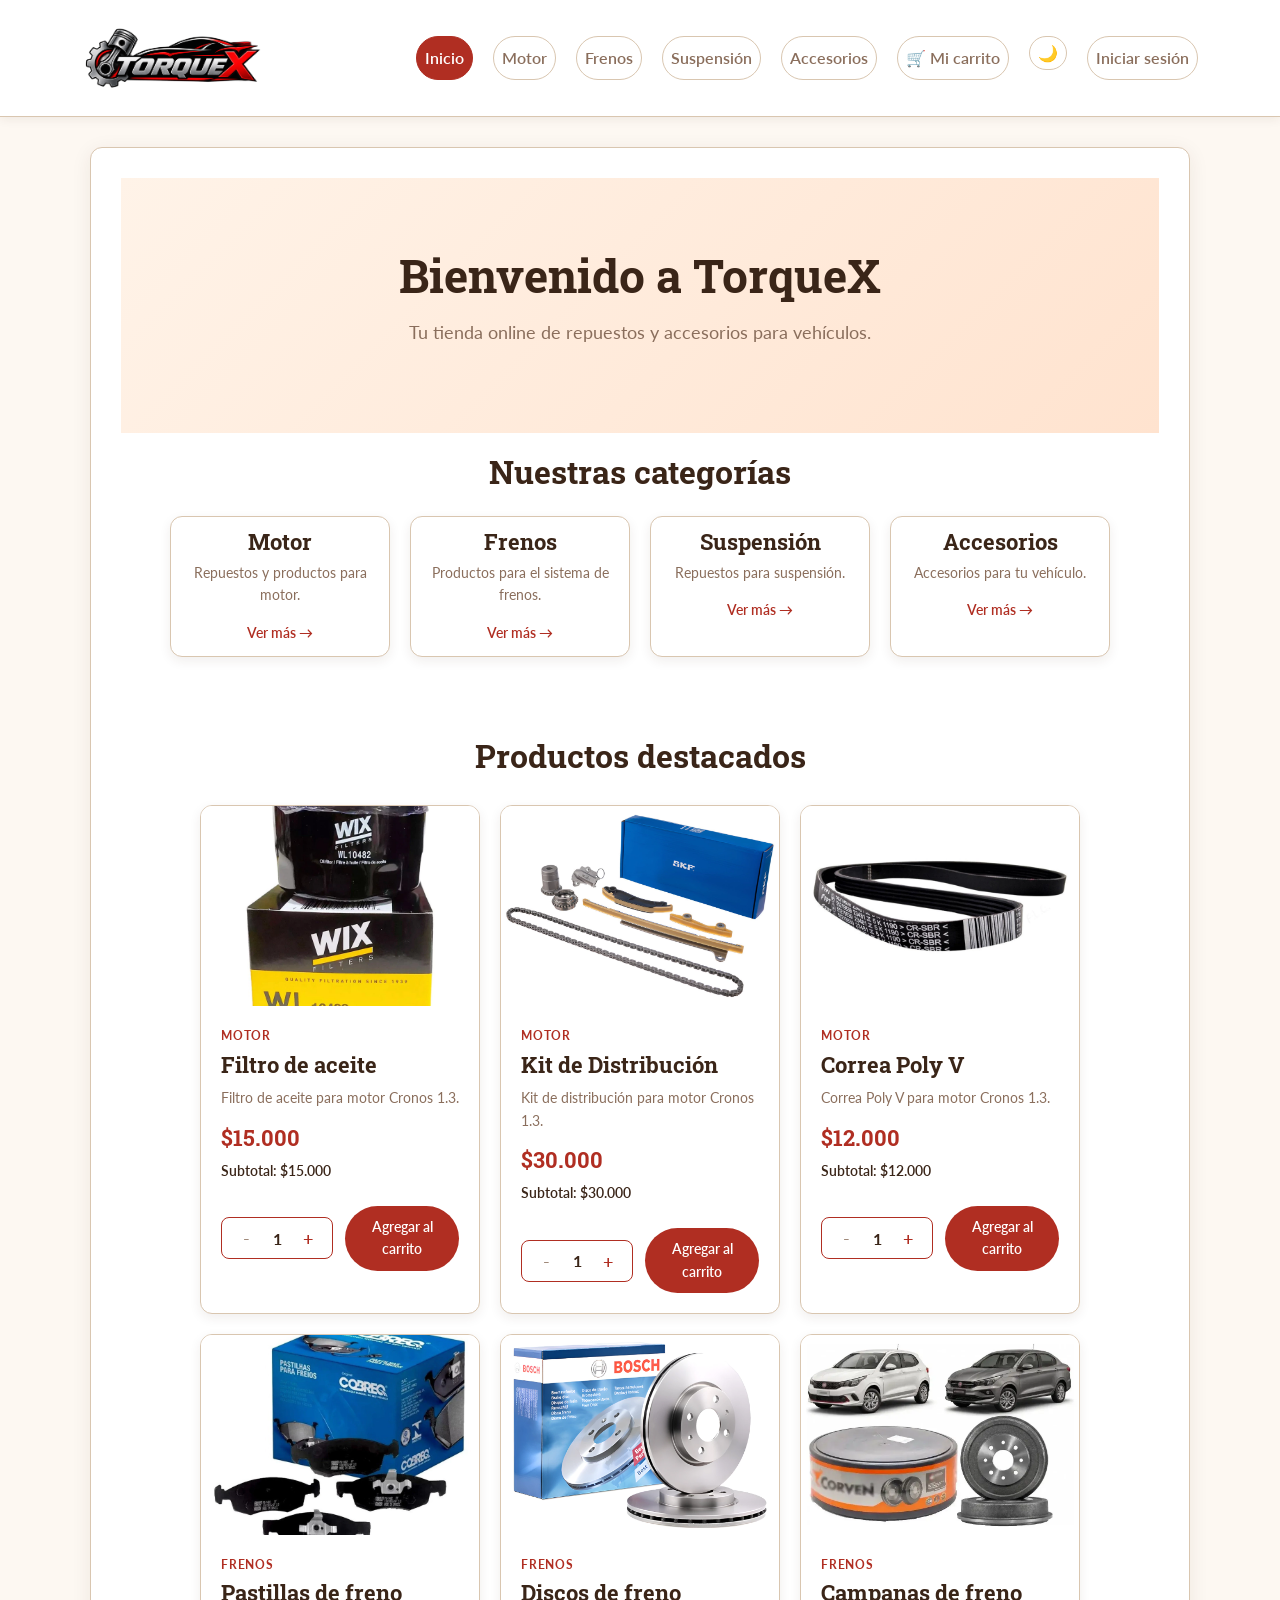
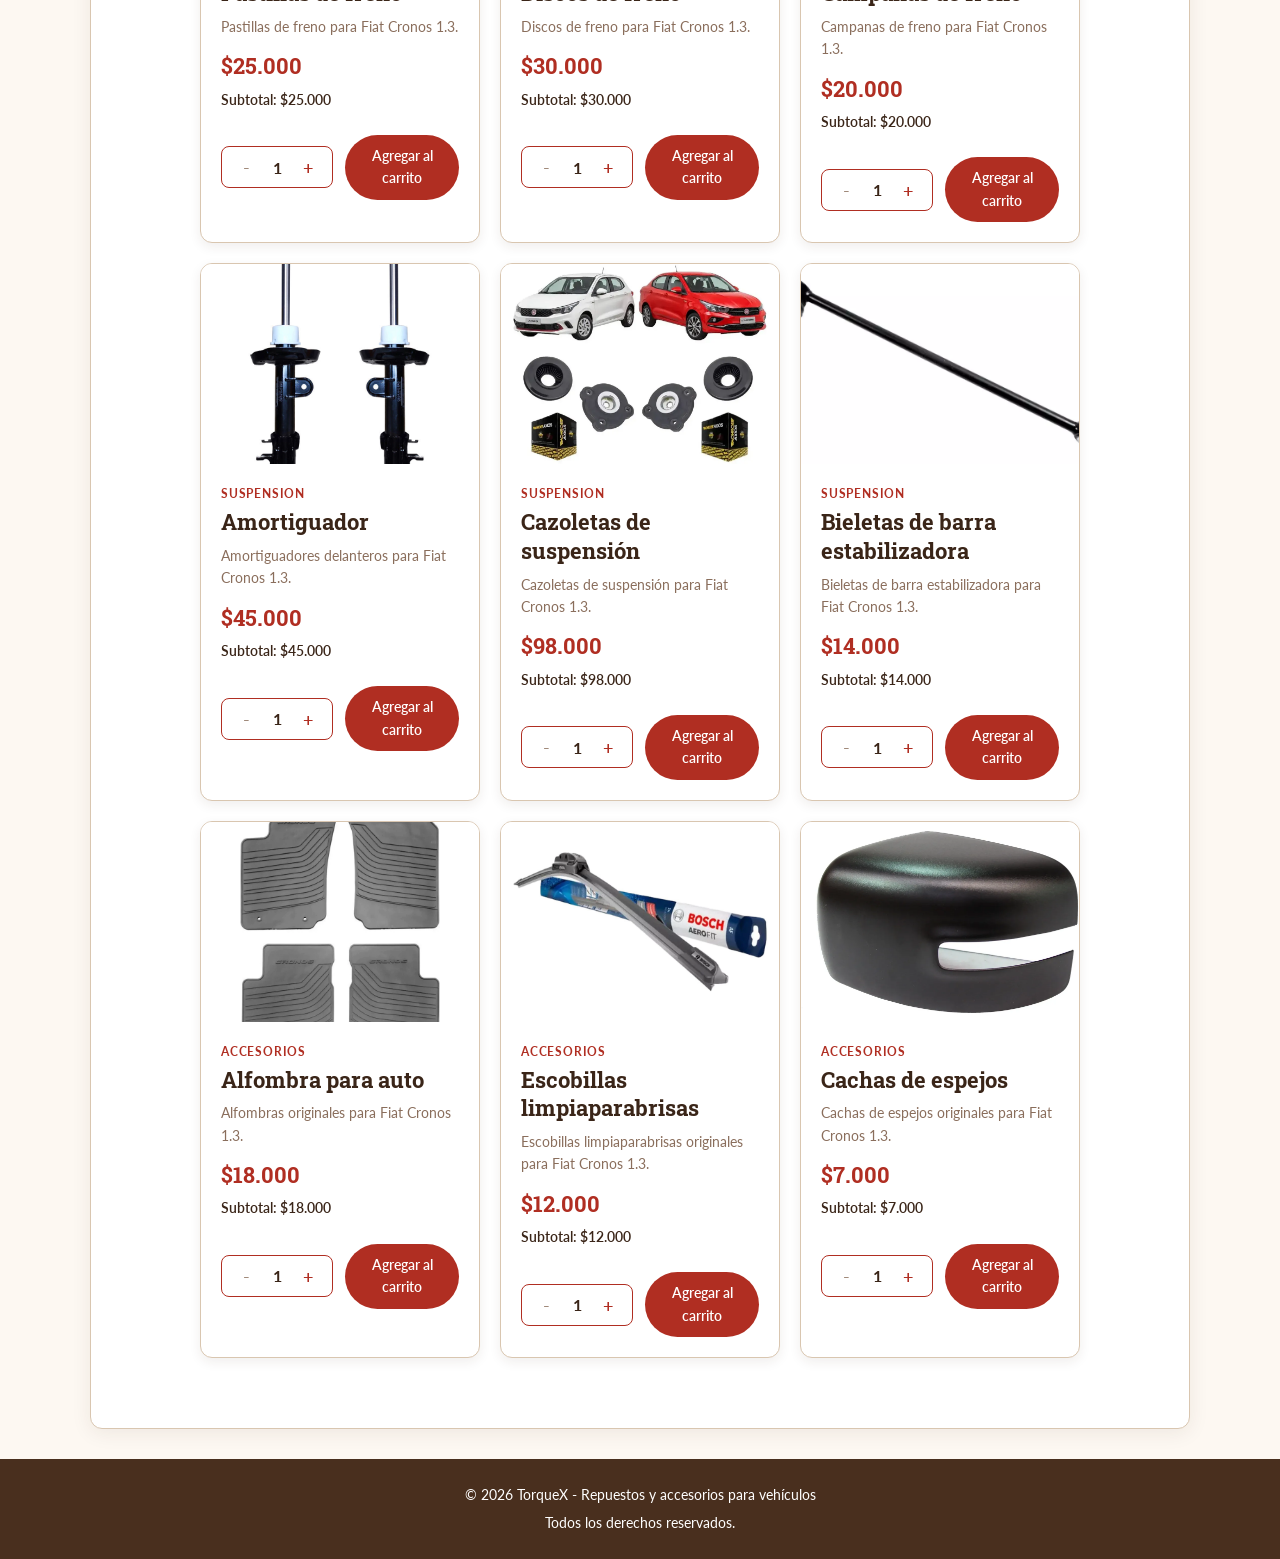
<file: index.html>
<!doctype html>
<html lang="es">
  <head>
    <meta charset="UTF-8" />
    <meta name="viewport" content="width=device-width, initial-scale=1.0" />
    <title>TorqueX - Inicio</title>

    <script src="./js/tema.js"></script>

    <link
      href="https://cdn.jsdelivr.net/npm/bootstrap@5.3.3/dist/css/bootstrap.min.css"
      rel="stylesheet"
    />
    <link rel="preconnect" href="https://fonts.googleapis.com" />
    <link rel="preconnect" href="https://fonts.gstatic.com" crossorigin />
    <link
      href="https://fonts.googleapis.com/css2?family=Roboto+Slab:wght@700&family=Lato:wght@400;500;600&display=swap"
      rel="stylesheet"
    />
    <link rel="stylesheet" href="./styles/style.css" />
  </head>

  <body>
    <div id="navbar"></div>

    <main>
      <section class="inicio">
        <h1>Bienvenido a TorqueX</h1>
        <p>Tu tienda online de repuestos y accesorios para vehículos.</p>
      </section>

      <section class="categorias">
        <h2>Nuestras categorías</h2>

        <div class="categorias-lista">
          <a href="./pages/motor.html" class="categoria">
            <h3>Motor</h3>
            <p>Repuestos y productos para motor.</p>
            <p class="ver-mas">Ver más →</p>
          </a>

          <a href="./pages/frenos.html" class="categoria">
            <h3>Frenos</h3>
            <p>Productos para el sistema de frenos.</p>
            <p class="ver-mas">Ver más →</p>
          </a>

          <a href="./pages/suspension.html" class="categoria">
            <h3>Suspensión</h3>
            <p>Repuestos para suspensión.</p>
            <p class="ver-mas">Ver más →</p>
          </a>

          <a href="./pages/accesorios.html" class="categoria">
            <h3>Accesorios</h3>
            <p>Accesorios para tu vehículo.</p>
            <p class="ver-mas">Ver más →</p>
          </a>
        </div>
      </section>

      <section class="destacados">
        <h2>Productos destacados</h2>
        <div class="productos" id="listaHome"></div>
      </section>
    </main>

    <footer>
      <p>© 2026 TorqueX - Repuestos y accesorios para vehículos</p>
      <p>Todos los derechos reservados.</p>
    </footer>

    <script src="./js/navbar.js"></script>
    <script src="./js/cards.js"></script>
    <script src="./js/script.js"></script>
    <script src="https://cdn.jsdelivr.net/npm/bootstrap@5.3.3/dist/js/bootstrap.bundle.min.js"></script>
  </body>
</html>
</file>
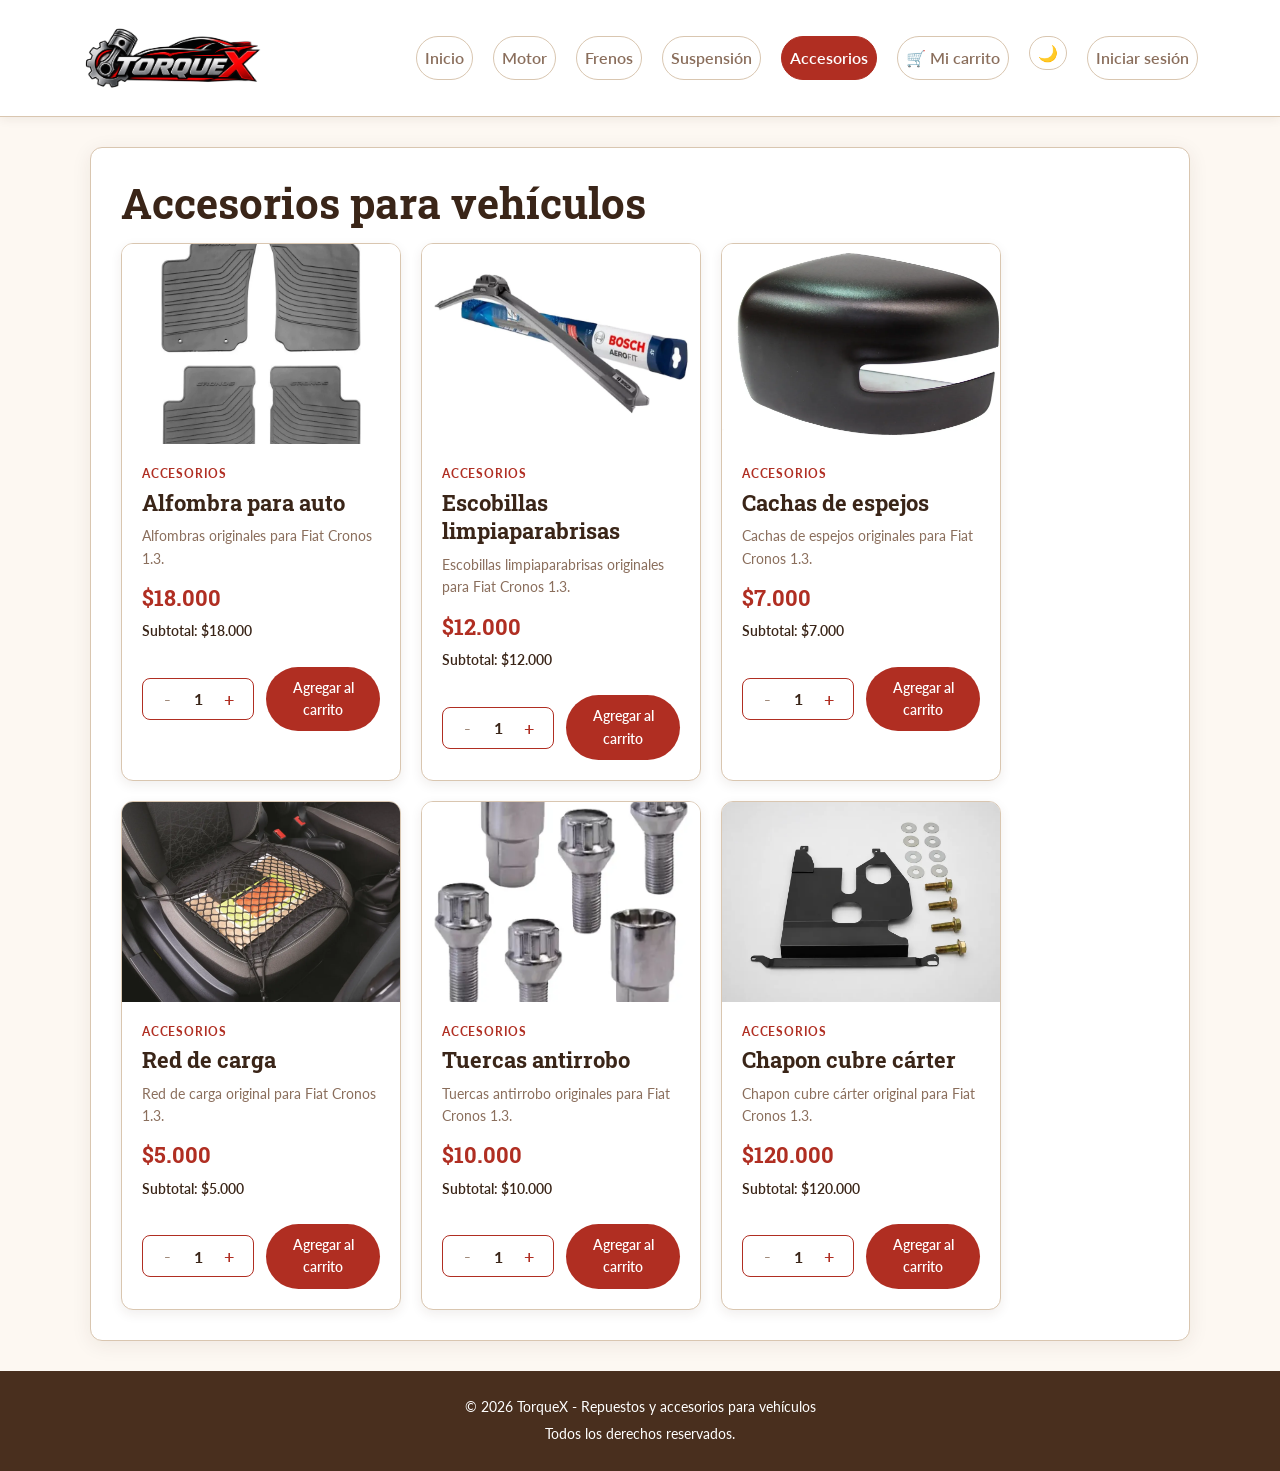
<file: pages/accesorios.html>
<!doctype html>
<html lang="es">
  <head>
    <meta charset="UTF-8" />
    <meta name="viewport" content="width=device-width, initial-scale=1.0" />

    <title>TorqueX - Accesorios</title>

    <script src="../js/tema.js"></script>

    <link
      href="https://cdn.jsdelivr.net/npm/bootstrap@5.3.3/dist/css/bootstrap.min.css"
      rel="stylesheet"
    />
    <link rel="preconnect" href="https://fonts.googleapis.com" />
    <link rel="preconnect" href="https://fonts.gstatic.com" crossorigin />
    <link
      href="https://fonts.googleapis.com/css2?family=Roboto+Slab:wght@700&family=Lato:wght@400;500;600&display=swap"
      rel="stylesheet"
    />
    <link rel="stylesheet" href="../styles/style.css" />
  </head>

  <body>
    <div id="navbar"></div>

    <main>
      <h1>Accesorios para vehículos</h1>

      <div class="productos" id="listaProductos" data-categoria="accesorios"></div>
    </main>

    <footer>
      <p>© 2026 TorqueX - Repuestos y accesorios para vehículos</p>
      <p>Todos los derechos reservados.</p>
    </footer>

    <script src="../js/navbar.js"></script>
    <script src="../js/cards.js"></script>
    <script src="../js/script.js"></script>
    <script src="https://cdn.jsdelivr.net/npm/bootstrap@5.3.3/dist/js/bootstrap.bundle.min.js"></script>
  </body>
</html>
</file>
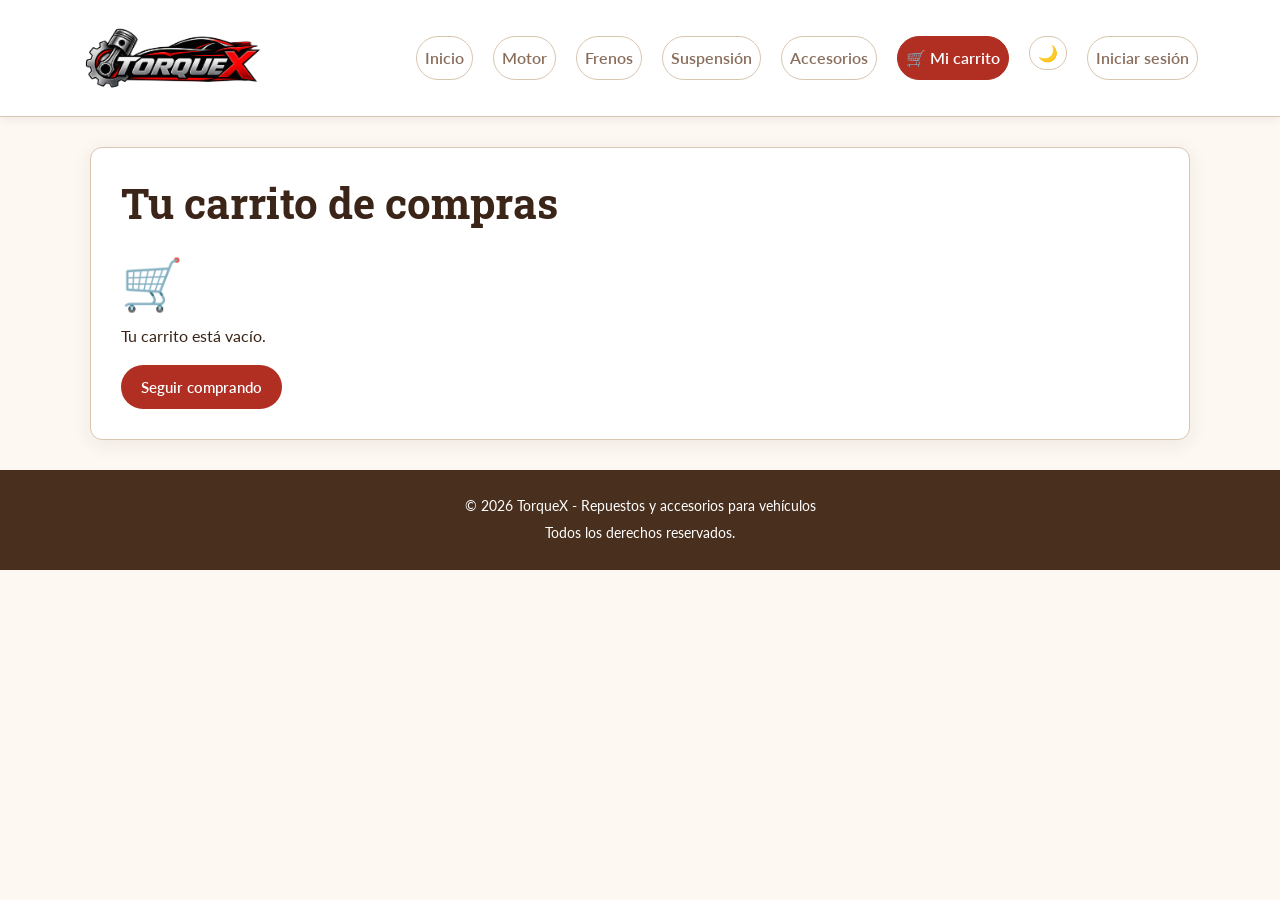
<file: pages/carrito.html>
<!doctype html>
<html lang="es">
  <head>
    <meta charset="UTF-8" />
    <meta name="viewport" content="width=device-width, initial-scale=1.0" />

    <title>TorqueX - Carrito de compras</title>

    <script src="../js/tema.js"></script>

    <link
      href="https://cdn.jsdelivr.net/npm/bootstrap@5.3.3/dist/css/bootstrap.min.css"
      rel="stylesheet"
    />
    <link rel="preconnect" href="https://fonts.googleapis.com" />
    <link rel="preconnect" href="https://fonts.gstatic.com" crossorigin />
    <link
      href="https://fonts.googleapis.com/css2?family=Roboto+Slab:wght@700&family=Lato:wght@400;500;600&display=swap"
      rel="stylesheet"
    />
    <link rel="stylesheet" href="../styles/style.css" />
  </head>

  <body>
    <div id="navbar"></div>

    <main>
      <h1>Tu carrito de compras</h1>

      <div id="carrito-vacio" style="display: none;">
        <p class="carrito-vacio-icono">🛒</p>
        <p>Tu carrito está vacío.</p>
        <a href="./motor.html" class="btn-comprar">Seguir comprando</a>
      </div>

      <div id="carrito-contenido" style="display: none;">
        <div class="tabla-carrito-contenedor">
          <table class="tabla-carrito">
            <thead>
              <tr>
                <th scope="col">Producto</th>
                <th scope="col">Precio unitario</th>
                <th scope="col">Cantidad</th>
                <th scope="col">Subtotal</th>
                <th scope="col">Acciones</th>
              </tr>
            </thead>
            <tbody id="listaCarrito"></tbody>
          </table>
        </div>

        <div class="resumen-carrito">
          <h3>Total: <span id="total-carrito">$0</span></h3>

          <div class="acciones-carrito">
            <button type="button" id="btnWhatsapp" class="btn-whatsapp">
              Comprar por WhatsApp
            </button>
            <button type="button" id="btnVaciarCarrito" class="btn-vaciar">
              Vaciar carrito
            </button>
            <a href="../index.html" class="btn-seguir">Volver al inicio</a>
          </div>
        </div>

        <p class="nota-carrito">
          El pedido se envía por WhatsApp y se coordina el pago y la entrega.
        </p>
      </div>
    </main>

    <footer>
      <p>© 2026 TorqueX - Repuestos y accesorios para vehículos</p>
      <p>Todos los derechos reservados.</p>
    </footer>

    <script src="../js/navbar.js"></script>
    <script src="../js/cards.js"></script>
    <script src="../js/script.js"></script>
    <script src="https://cdn.jsdelivr.net/npm/bootstrap@5.3.3/dist/js/bootstrap.bundle.min.js"></script>
    <script src="../js/carrito.js"></script>
  </body>
</html>
</file>
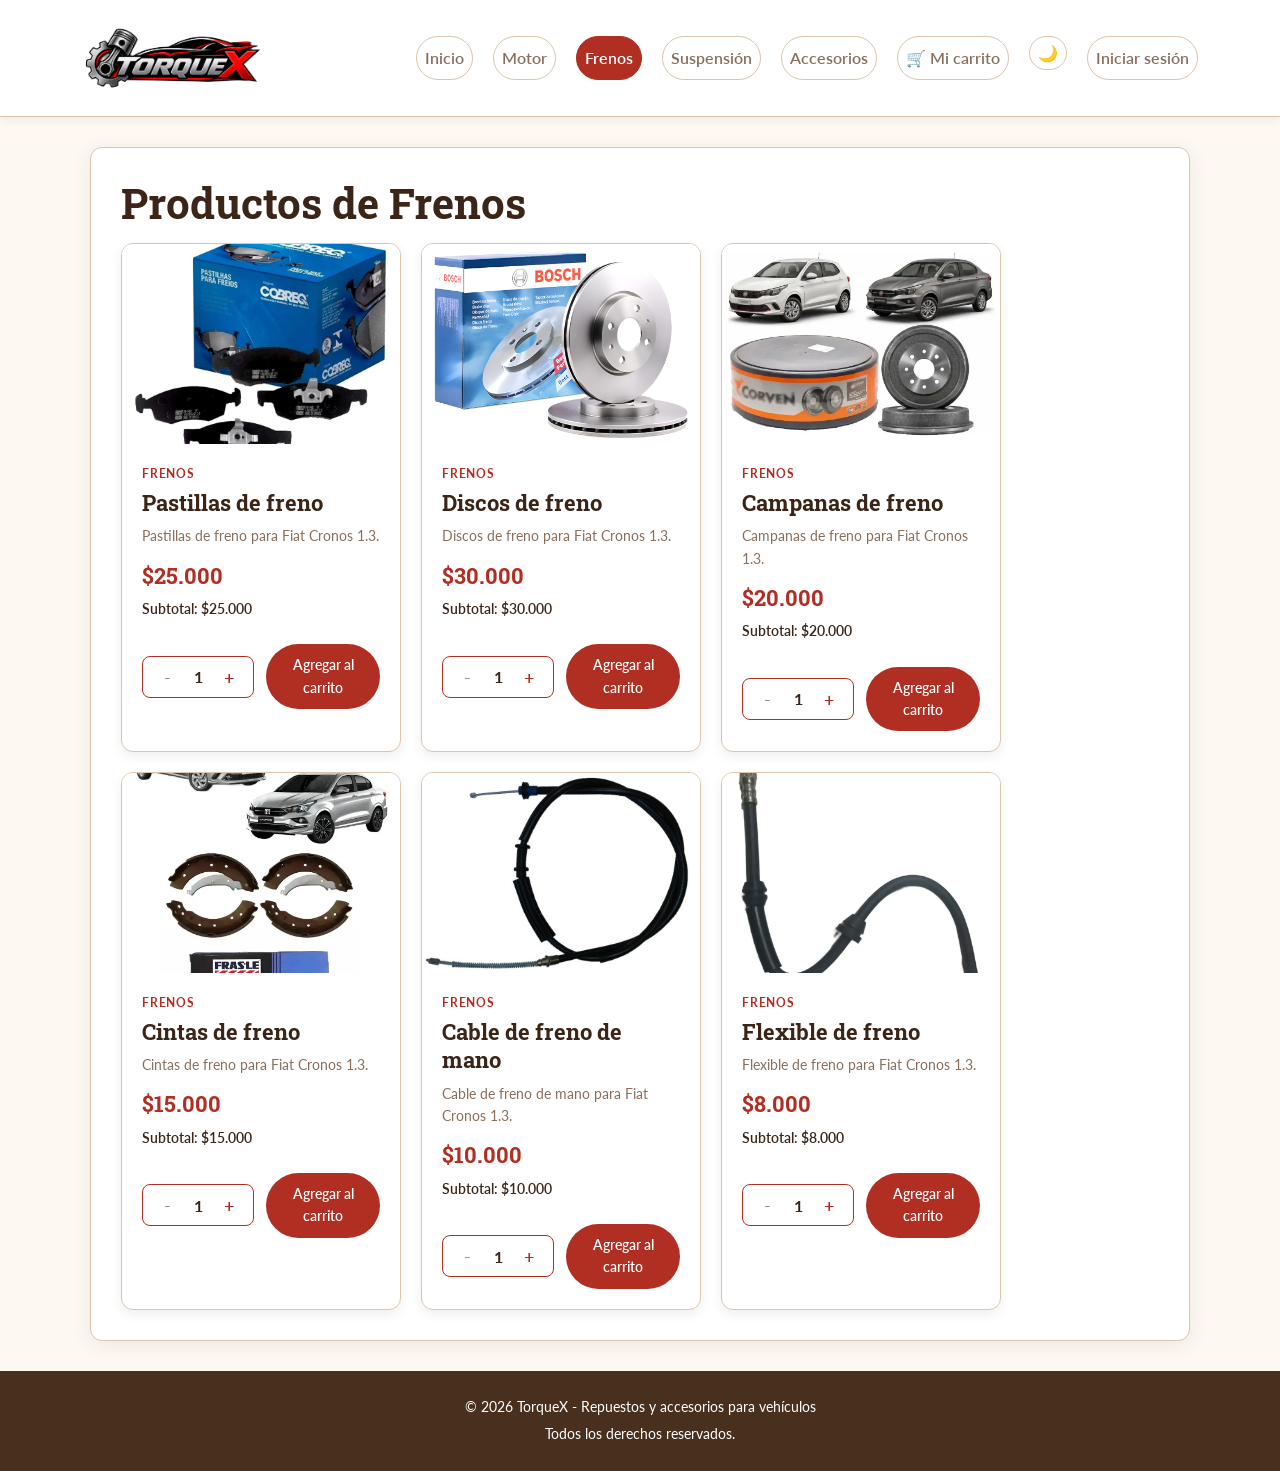
<file: pages/frenos.html>
<!doctype html>
<html lang="es">
  <head>
    <meta charset="UTF-8" />
    <meta name="viewport" content="width=device-width, initial-scale=1.0" />

    <title>TorqueX - Frenos</title>

    <script src="../js/tema.js"></script>

    <link
      href="https://cdn.jsdelivr.net/npm/bootstrap@5.3.3/dist/css/bootstrap.min.css"
      rel="stylesheet"
    />
    <link rel="preconnect" href="https://fonts.googleapis.com" />
    <link rel="preconnect" href="https://fonts.gstatic.com" crossorigin />
    <link
      href="https://fonts.googleapis.com/css2?family=Roboto+Slab:wght@700&family=Lato:wght@400;500;600&display=swap"
      rel="stylesheet"
    />
    <link rel="stylesheet" href="../styles/style.css" />
  </head>

  <body>
    <div id="navbar"></div>

    <main>
      <h1>Productos de Frenos</h1>

      <div class="productos" id="listaProductos" data-categoria="frenos"></div>
    </main>

    <footer>
      <p>© 2026 TorqueX - Repuestos y accesorios para vehículos</p>
      <p>Todos los derechos reservados.</p>
    </footer>

    <script src="../js/navbar.js"></script>
    <script src="../js/cards.js"></script>
    <script src="../js/script.js"></script>
    <script src="https://cdn.jsdelivr.net/npm/bootstrap@5.3.3/dist/js/bootstrap.bundle.min.js"></script>
  </body>
</html>
</file>
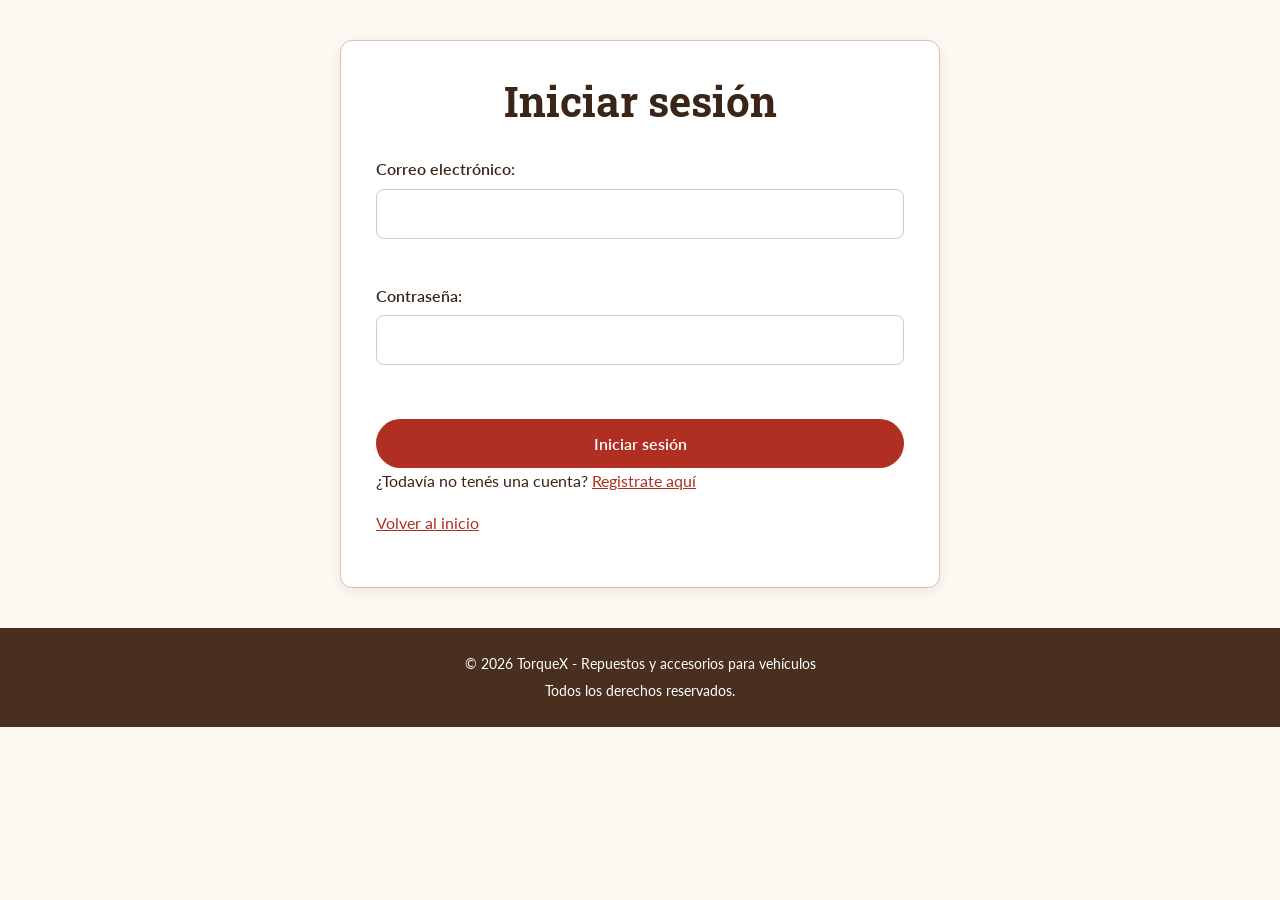
<file: pages/login.html>
<!doctype html>
<html lang="es">
  <head>
    <meta charset="UTF-8" />
    <meta name="viewport" content="width=device-width, initial-scale=1.0" />

    <title>TorqueX - Iniciar sesión</title>

    <script src="../js/tema.js"></script>

    <link
      href="https://cdn.jsdelivr.net/npm/bootstrap@5.3.3/dist/css/bootstrap.min.css"
      rel="stylesheet"
    />
    <link rel="preconnect" href="https://fonts.googleapis.com" />
    <link rel="preconnect" href="https://fonts.gstatic.com" crossorigin />
    <link
      href="https://fonts.googleapis.com/css2?family=Roboto+Slab:wght@700&family=Lato:wght@400;500;600&display=swap"
      rel="stylesheet"
    />
    <link rel="stylesheet" href="../styles/style.css" />
  </head>

  <body>
    <main class="pagina-formulario">
      <h1>Iniciar sesión</h1>

      <form action="#" method="post" class="formulario" id="formLogin">
        <div>
          <label for="email">Correo electrónico:</label>
          <input type="email" id="email" name="email" required />
        </div>

        <br />

        <div>
          <label for="password">Contraseña:</label>
          <input type="password" id="password" name="password" required />
        </div>

        <br />

        <button type="submit">Iniciar sesión</button>
      </form>

      <p>
        ¿Todavía no tenés una cuenta?
        <a href="./registro.html">Registrate aquí</a>
      </p>

      <p>
        <a href="../index.html">Volver al inicio</a>
      </p>
    </main>

    <footer>
      <p>© 2026 TorqueX - Repuestos y accesorios para vehículos</p>
      <p>Todos los derechos reservados.</p>
    </footer>

    <script src="../js/navbar.js"></script>
    <script src="../js/script.js"></script>
    <script src="https://cdn.jsdelivr.net/npm/bootstrap@5.3.3/dist/js/bootstrap.bundle.min.js"></script>
  </body>
</html>
</file>
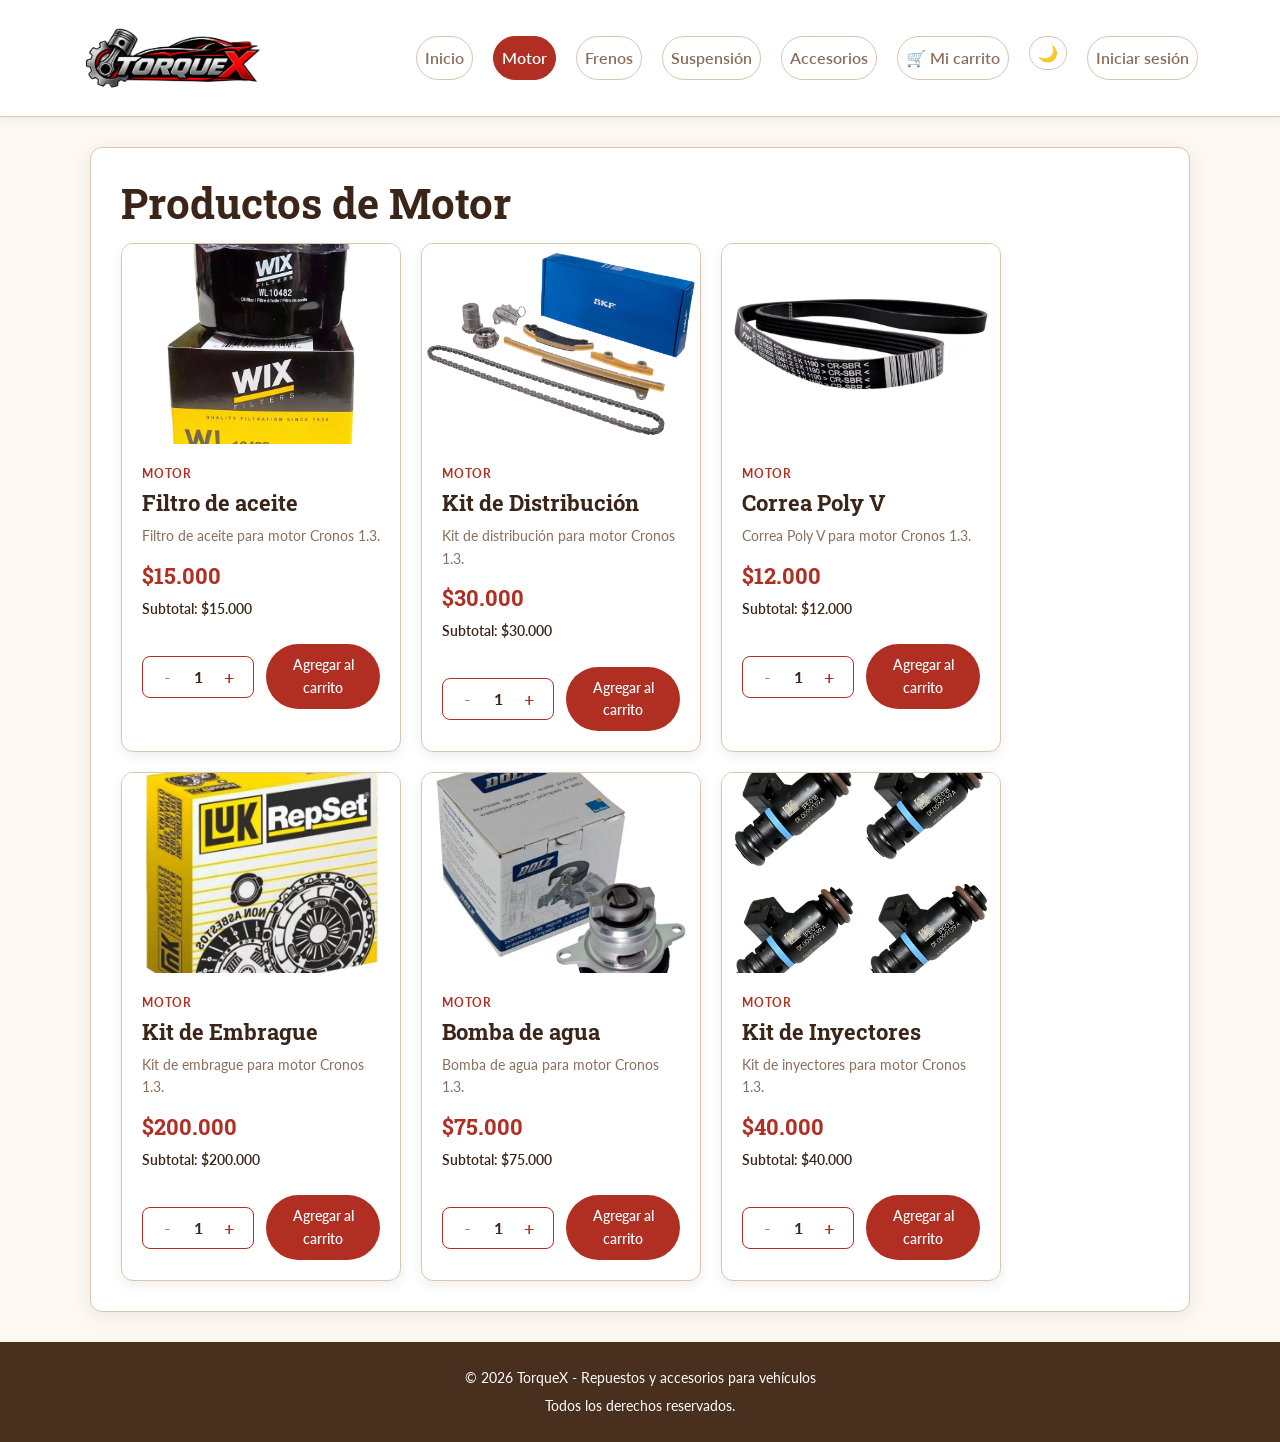
<file: pages/motor.html>
<!doctype html>
<html lang="es">
  <head>
    <meta charset="UTF-8" />
    <meta name="viewport" content="width=device-width, initial-scale=1.0" />

    <title>TorqueX - Motor</title>

    <script src="../js/tema.js"></script>

    <link
      href="https://cdn.jsdelivr.net/npm/bootstrap@5.3.3/dist/css/bootstrap.min.css"
      rel="stylesheet"
    />
    <link rel="preconnect" href="https://fonts.googleapis.com" />
    <link rel="preconnect" href="https://fonts.gstatic.com" crossorigin />
    <link
      href="https://fonts.googleapis.com/css2?family=Roboto+Slab:wght@700&family=Lato:wght@400;500;600&display=swap"
      rel="stylesheet"
    />
    <link rel="stylesheet" href="../styles/style.css" />
  </head>

  <body>
    <div id="navbar"></div>

    <main>
      <h1>Productos de Motor</h1>

      <div class="productos" id="listaProductos" data-categoria="motor"></div>
    </main>

    <footer>
      <p>© 2026 TorqueX - Repuestos y accesorios para vehículos</p>
      <p>Todos los derechos reservados.</p>
    </footer>

    <script src="../js/navbar.js"></script>
    <script src="../js/cards.js"></script>
    <script src="../js/script.js"></script>
    <script src="https://cdn.jsdelivr.net/npm/bootstrap@5.3.3/dist/js/bootstrap.bundle.min.js"></script>
  </body>
</html>
</file>
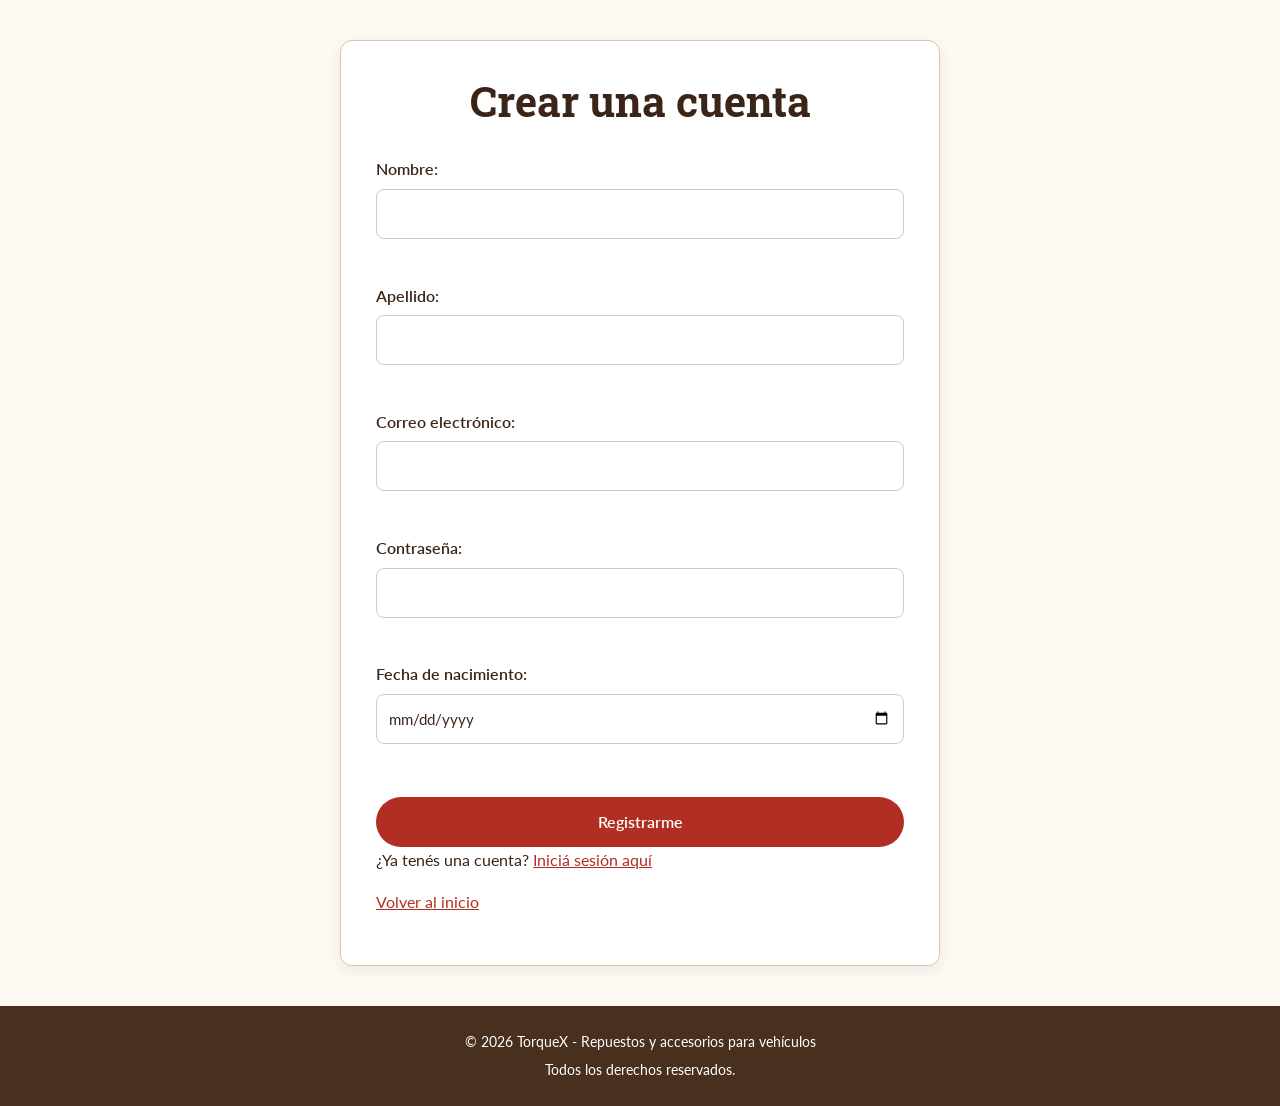
<file: pages/registro.html>
<!doctype html>
<html lang="es">
  <head>
    <meta charset="UTF-8" />
    <meta name="viewport" content="width=device-width, initial-scale=1.0" />

    <title>TorqueX - Registro</title>

    <script src="../js/tema.js"></script>

    <link
      href="https://cdn.jsdelivr.net/npm/bootstrap@5.3.3/dist/css/bootstrap.min.css"
      rel="stylesheet"
    />
    <link rel="preconnect" href="https://fonts.googleapis.com" />
    <link rel="preconnect" href="https://fonts.gstatic.com" crossorigin />
    <link
      href="https://fonts.googleapis.com/css2?family=Roboto+Slab:wght@700&family=Lato:wght@400;500;600&display=swap"
      rel="stylesheet"
    />
    <link rel="stylesheet" href="../styles/style.css" />
  </head>

  <body>
    <main class="pagina-formulario">
      <h1>Crear una cuenta</h1>

      <form action="#" method="post" class="formulario" id="formRegistro">
        <div>
          <label for="nombre">Nombre:</label>
          <input type="text" id="nombre" name="nombre" required />
        </div>

        <br />

        <div>
          <label for="apellido">Apellido:</label>
          <input type="text" id="apellido" name="apellido" required />
        </div>

        <br />

        <div>
          <label for="email">Correo electrónico:</label>
          <input type="email" id="email" name="email" required />
        </div>

        <br />

        <div>
          <label for="password">Contraseña:</label>
          <input type="password" id="password" name="password" required />
        </div>

        <br />

        <div>
          <label for="fechaNacimiento">Fecha de nacimiento:</label>
          <input
            type="date"
            id="fechaNacimiento"
            name="fechaNacimiento"
            required
          />
        </div>

        <br />

        <button type="submit">Registrarme</button>
      </form>

      <p>
        ¿Ya tenés una cuenta?
        <a href="./login.html">Iniciá sesión aquí</a>
      </p>

      <p>
        <a href="../index.html">Volver al inicio</a>
      </p>
    </main>

    <footer>
      <p>© 2026 TorqueX - Repuestos y accesorios para vehículos</p>
      <p>Todos los derechos reservados.</p>
    </footer>

    <script src="../js/navbar.js"></script>
    <script src="../js/script.js"></script>
    <script src="https://cdn.jsdelivr.net/npm/bootstrap@5.3.3/dist/js/bootstrap.bundle.min.js"></script>
  </body>
</html>
</file>
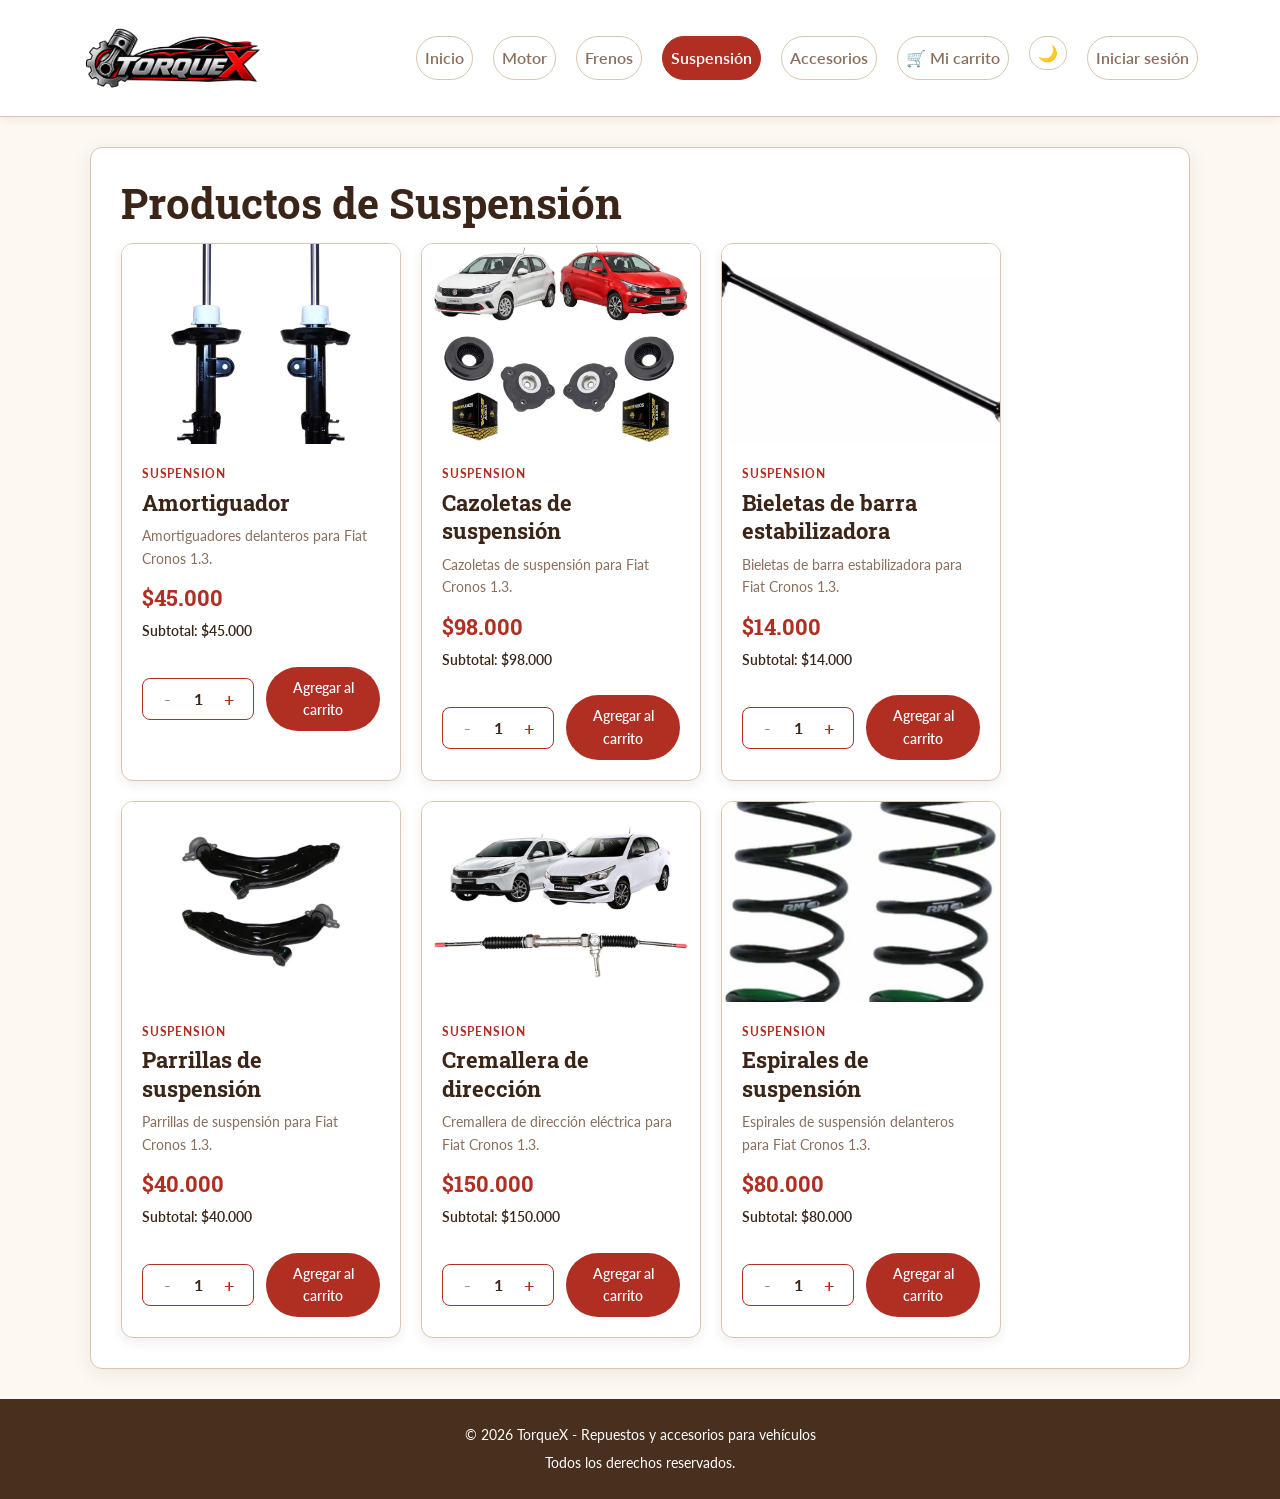
<file: pages/suspension.html>
<!doctype html>
<html lang="es">
  <head>
    <meta charset="UTF-8" />
    <meta name="viewport" content="width=device-width, initial-scale=1.0" />

    <title>TorqueX - Suspensión</title>

    <script src="../js/tema.js"></script>

    <link
      href="https://cdn.jsdelivr.net/npm/bootstrap@5.3.3/dist/css/bootstrap.min.css"
      rel="stylesheet"
    />
    <link rel="preconnect" href="https://fonts.googleapis.com" />
    <link rel="preconnect" href="https://fonts.gstatic.com" crossorigin />
    <link
      href="https://fonts.googleapis.com/css2?family=Roboto+Slab:wght@700&family=Lato:wght@400;500;600&display=swap"
      rel="stylesheet"
    />
    <link rel="stylesheet" href="../styles/style.css" />
  </head>

  <body>
    <div id="navbar"></div>

    <main>
      <h1>Productos de Suspensión</h1>

      <div class="productos" id="listaProductos" data-categoria="suspension"></div>
    </main>

    <footer>
      <p>© 2026 TorqueX - Repuestos y accesorios para vehículos</p>
      <p>Todos los derechos reservados.</p>
    </footer>

    <script src="../js/navbar.js"></script>
    <script src="../js/cards.js"></script>
    <script src="../js/script.js"></script>
    <script src="https://cdn.jsdelivr.net/npm/bootstrap@5.3.3/dist/js/bootstrap.bundle.min.js"></script>
  </body>
</html>
</file>
<file: styles/style.css>
/* Colores */
:root {
  --fondo: #fdf8f2;
  --fondo-caja: #ffffff;
  --fondo-suave: #f7f3ef;
  --texto: #3a2518;
  --texto-suave: #8a6e5c;
  --texto-tenue: #8a6e5c;
  --borde: #d9c6b0;
  --borde-input: #d9c8b8;
  --rojo: #b02e22;
  --rojo-hover: #8f241a;
  --enlace: #b02e22;
  --verde: #2f7d4f;
  --verde-hover: #256b41;
  --whatsapp: #25d366;
  --whatsapp-hover: #1ebe5b;
  --navbar: #ffffff;
  --footer: #492f1e;
  --deshabilitado: #e8ddd0;
  --deshabilitado-texto: #a08a7a;
  --sombra: rgba(58, 37, 24, 0.08);
  --sombra-hover: rgba(58, 37, 24, 0.16);
  --font-display: "Roboto Slab", Georgia, serif;
  --font-body: "Lato", Arial, sans-serif;
  --radio-sm: 8px;
  --radio-md: 12px;
  --radio-lg: 20px;
  --radio-pill: 999px;
}

/* Tema oscuro */
html[data-theme="oscuro"] {
  color-scheme: dark;
  --fondo: #1a110b;
  --fondo-caja: #38271d;
  --fondo-suave: #2a1c13;
  --texto: #f0e6da;
  --texto-suave: #d8ccc5;
  --texto-tenue: #d8ccc5;
  --borde: #3a2820;
  --borde-input: #4a382c;
  --rojo: #e85a3c;
  --rojo-hover: #ef7f56;
  --enlace: #e85a3c;
  --verde: #3f9d63;
  --verde-hover: #348a55;
  --whatsapp: #25d366;
  --whatsapp-hover: #1ebe5b;
  --navbar: #1a110b;
  --footer: #0f0805;
  --deshabilitado: #3a2820;
  --deshabilitado-texto: #a08978;
  --sombra: rgba(0, 0, 0, 0.4);
  --sombra-hover: rgba(0, 0, 0, 0.55);
}

body {
  font-family: var(--font-body);
  background-color: var(--fondo);
  margin: 0;
  color: var(--texto);
  line-height: 1.6;
  transition:
    background-color 0.3s,
    color 0.3s;
}

h1 {
  font-family: var(--font-display);
  font-size: 42px;
  font-weight: 700;
  color: var(--texto);
  margin-bottom: 15px;
}

h2 {
  font-family: var(--font-display);
  font-size: 32px;
  font-weight: 700;
  color: var(--texto);
  margin-bottom: 20px;
}

h3 {
  font-family: var(--font-display);
  font-size: 24px;
  font-weight: 700;
  color: var(--texto);
  margin-bottom: 10px;
}

main {
  background-color: var(--fondo-caja);
  margin: 30px auto;
  padding: 30px;
  max-width: 1100px;
  border-radius: var(--radio-md);
  border: 1px solid var(--borde);
  box-shadow: 0 4px 20px var(--sombra);
  transition: background-color 0.3s;
}

a {
  color: var(--enlace);
}

button {
  background-color: var(--rojo);
  color: #ffffff;
  border: none;
  padding: 10px 20px;
  border-radius: var(--radio-pill);
  font-family: var(--font-body);
  font-weight: 600;
  font-size: 15px;
  cursor: pointer;
}

button:hover {
  background-color: var(--rojo-hover);
}

form {
  max-width: 500px;
}

form div {
  margin-bottom: 15px;
}

label {
  display: block;
  margin-bottom: 5px;
  font-family: var(--font-body);
  font-weight: 600;
}

input {
  width: 100%;
  padding: 10px;
  border: 1px solid var(--borde-input);
  border-radius: var(--radio-sm);
  box-sizing: border-box;
  background-color: var(--fondo-caja);
  color: var(--texto);
  font-family: var(--font-body);
}

input::placeholder {
  color: var(--texto-suave);
}

input:focus {
  border-color: var(--rojo);
  outline: none;
}

.productos {
  display: flex;
  gap: 20px;
  flex-wrap: wrap;
}

/* Tarjeta de producto */
.producto-card {
  background-color: var(--fondo-caja);
  width: 280px;
  border: 1px solid var(--borde);
  border-radius: var(--radio-md);
  overflow: hidden;
  box-shadow: 0 4px 12px var(--sombra);
  transition:
    box-shadow 0.2s,
    transform 0.2s;
}

.producto-card:hover {
  box-shadow: 0 10px 24px var(--sombra-hover);
  transform: translateY(-4px);
}

.producto-card img {
  width: 100%;
  height: 200px;
  object-fit: cover;
  display: block;
  transition: transform 0.3s;
}

.producto-card:hover img {
  transform: scale(1.04);
}

.producto-card__body {
  display: flex;
  flex-direction: column;
  padding: 20px;
}

.producto-card__cat {
  font-size: 12px;
  font-weight: 700;
  text-transform: uppercase;
  letter-spacing: 0.8px;
  color: var(--rojo);
  margin-bottom: 5px;
}

.producto-card__nombre {
  font-family: var(--font-display);
  font-size: 22px;
  font-weight: 700;
  color: var(--texto);
  margin-bottom: 8px;
  line-height: 1.3;
}

.producto-card__desc {
  font-size: 14px;
  color: var(--texto-suave);
  margin-bottom: 10px;
  flex: 1;
}

.producto-card__precio {
  font-family: var(--font-display);
  font-size: 22px;
  font-weight: 700;
  color: var(--rojo);
  margin-bottom: 5px;
}

.producto-card__subtotal {
  font-weight: 600;
  color: var(--texto);
  font-size: 14px;
  margin-bottom: 12px;
}

.producto-card__acciones {
  display: flex;
  align-items: center;
  justify-content: space-between;
  gap: 12px;
  margin-top: auto;
  padding-top: 12px;
}

/* Precio destacado en la card */
.precio {
  font-size: 20px;
  font-weight: bold;
  color: var(--rojo);
}

/* Contador de cantidad */
.cantidad {
  display: flex;
  align-items: center;
  border: 1.5px solid var(--rojo);
  border-radius: var(--radio-sm);
  padding: 4px 8px;
}

.cantidad button {
  width: 32px;
  height: 32px;
  padding: 0;
  font-size: 18px;
  line-height: 1;
  background: none;
  color: var(--rojo);
  border: none;
}

.cantidad button:disabled {
  background: none;
  color: var(--deshabilitado-texto);
  cursor: not-allowed;
}

.cantidad button:disabled:hover {
  background: none;
}

.cantidad button:hover {
  background: none;
}

.numero-cantidad {
  min-width: 30px;
  font-weight: bold;
  text-align: center;
  color: var(--texto);
}

.sin-productos {
  text-align: center;
  color: var(--texto-tenue);
  width: 100%;
  padding: 20px;
}

.btn-comprar {
  display: inline-block;
  background-color: var(--rojo);
  color: #ffffff;
  text-decoration: none;
  padding: 10px 20px;
  border-radius: var(--radio-pill);
  font-family: var(--font-body);
  font-weight: 600;
  font-size: 15px;
}

.btn-comprar:hover {
  background-color: var(--rojo-hover);
}

.btn-agregar {
  background-color: var(--rojo);
  color: #ffffff;
  border: none;
  padding: 10px 18px;
  border-radius: var(--radio-pill);
  font-family: var(--font-body);
  font-weight: 600;
  font-size: 14px;
}

.btn-agregar:hover {
  background-color: var(--rojo-hover);
}

/* Destacados */
.destacados {
  margin-top: 40px;
  padding: 40px 0;
  background-color: var(--fondo-caja);
  transition: background-color 0.3s;
}

.destacados h2 {
  text-align: center;
  margin-bottom: 30px;
}
.destacados .productos {
  justify-content: center;
}

/* Carrito */
.tabla-carrito-contenedor {
  overflow-x: auto;
}

.tabla-carrito {
  width: 100%;
  min-width: 600px;
  border-collapse: collapse;
  margin-top: 20px;
}

.tabla-carrito th,
.tabla-carrito td {
  padding: 12px;
  text-align: left;
  border-bottom: 1px solid var(--borde);
}

.tabla-carrito th {
  background-color: var(--fondo);
  font-weight: bold;
}

.carrito-item {
  display: flex;
  align-items: center;
  gap: 10px;
}

.carrito-img {
  width: 60px;
  height: 60px;
  object-fit: contain;
  background-color: #ffffff;
  border-radius: 4px;
}

.btn-eliminar {
  background-color: #dc3545;
  color: #ffffff;
  border: none;
  padding: 6px 12px;
  border-radius: 4px;
  cursor: pointer;
  font-size: 14px;
}

.btn-eliminar:hover {
  background-color: #bb2d3b;
}

.resumen-carrito {
  display: flex;
  justify-content: space-between;
  align-items: center;
  gap: 15px;
  flex-wrap: wrap;
  margin-top: 30px;
  padding: 20px;
  background-color: var(--fondo-suave);
  border-radius: 8px;
  transition: background-color 0.3s;
}

.resumen-carrito h3 {
  margin: 0;
}

.acciones-carrito {
  display: flex;
  align-items: center;
  gap: 10px;
  flex-wrap: wrap;
}

.btn-whatsapp {
  background-color: var(--whatsapp);
  color: #ffffff;
  border: none;
  padding: 10px 20px;
  border-radius: var(--radio-pill);
  font-family: var(--font-body);
  font-weight: 600;
  cursor: pointer;
}

.btn-whatsapp:hover {
  background-color: var(--whatsapp-hover);
}

.btn-vaciar {
  background-color: #dc3545;
  color: #ffffff;
  border: none;
  padding: 10px 20px;
  border-radius: var(--radio-pill);
  cursor: pointer;
}

.btn-vaciar:hover {
  background-color: #bb2d3b;
}

.btn-seguir {
  background-color: var(--verde);
  color: #ffffff;
  text-decoration: none;
  padding: 10px 20px;
  border-radius: var(--radio-pill);
  font-family: var(--font-body);
  font-weight: 600;
}

.btn-seguir:hover {
  background-color: var(--verde-hover);
}

.nota-carrito {
  margin-top: 12px;
  color: var(--texto-tenue);
  font-size: 14px;
}

.carrito-vacio-icono {
  font-size: 50px;
  margin: 0;
}

.inicio {
  text-align: center;
  padding: 70px 20px;
  background: linear-gradient(135deg, #fff3e8, #ffe3cf);
}

.inicio h1 {
  font-size: 46px;
}

.inicio p {
  font-size: 18px;
  color: var(--texto-suave);
}

/* Hero en tema oscuro */
html[data-theme="oscuro"] .inicio {
  background: linear-gradient(135deg, #2a1c13, #1a110b);
}

.categorias {
  margin-top: 20px;
}

.categorias h2 {
  text-align: center;
  margin-bottom: 25px;
}

.categorias-lista {
  display: flex;
  gap: 20px;
  flex-wrap: wrap;
  justify-content: center;
}

.categoria {
  background-color: var(--fondo-caja);
  width: 220px;
  border: 1px solid var(--borde);
  border-radius: var(--radio-md);
  overflow: hidden;
  text-decoration: none;
  color: var(--texto);
  text-align: center;
  box-shadow: 0 4px 12px var(--sombra);
  transition:
    background-color 0.3s,
    box-shadow 0.2s,
    transform 0.2s;
}

.categoria:hover {
  background-color: var(--fondo-suave);
  box-shadow: 0 10px 24px var(--sombra-hover);
  transform: translateY(-4px);
}

.categoria img {
  width: 100%;
  height: 140px;
  object-fit: cover;
  display: block;
}

.categoria h3 {
  font-family: var(--font-display);
  color: var(--texto);
  font-size: 22px;
  margin: 12px 12px 6px;
}

.categoria p {
  color: var(--texto-suave);
  font-size: 14px;
  margin: 0 12px 12px;
}

.categoria .ver-mas {
  display: inline-block;
  margin: 0 0 12px;
  color: var(--rojo);
  font-weight: 600;
  font-size: 14px;
}

.pagina-formulario {
  max-width: 600px;
  margin: 40px auto;
  padding: 35px;
  background-color: var(--fondo-caja);
  border: 1px solid var(--borde);
  border-radius: var(--radio-md);
  box-shadow: 0 4px 12px var(--sombra);
  transition: background-color 0.3s;
}

.pagina-formulario h1 {
  text-align: center;
  color: var(--texto);
  margin-bottom: 30px;
}

.formulario {
  max-width: 100%;
}

.formulario div {
  margin-bottom: 18px;
}

.formulario label {
  display: block;
  margin-bottom: 7px;
  font-family: var(--font-body);
  font-weight: 600;
  color: var(--texto);
}

.formulario input {
  width: 100%;
  padding: 12px;
  border: 1px solid var(--borde-input);
  border-radius: var(--radio-sm);
  box-sizing: border-box;
  font-size: 15px;
  background-color: var(--fondo-caja);
  color: var(--texto);
  font-family: var(--font-body);
}

.formulario input:focus {
  border-color: var(--rojo);
  outline: none;
  box-shadow: 0 0 5px rgba(192, 74, 42, 0.3);
}

.formulario button {
  width: 100%;
  margin-top: 10px;
  padding: 12px;
  font-size: 16px;
}

footer {
  background-color: var(--footer);
  color: #ffffff;
  text-align: center;
  padding: 20px;
  margin-top: 30px;
  transition: background-color 0.3s;
}

footer p {
  margin: 5px 0;
  font-size: 14px;
}

/* Navbar */
.navbar {
  background-color: var(--navbar) !important;
  border-bottom: 1px solid var(--borde);
  box-shadow: 0 2px 10px var(--sombra);
}

.navbar .navbar-nav {
  gap: 20px;
}

.navbar .nav-item .nav-link {
  border-radius: var(--radio-pill);
  border: 1px solid var(--borde);
  background: transparent;
  color: var(--texto-suave) !important;
  font-family: var(--font-body);
  font-weight: 600;
  font-size: 16px;
}

.navbar .nav-item .nav-link:hover {
  color: var(--rojo) !important;
  border-color: var(--rojo);
}

.navbar .nav-item .nav-link.active {
  background-color: var(--rojo);
  color: #ffffff !important;
  border-color: var(--rojo);
}

.contador-carrito {
  display: inline-block;
  min-width: 20px;
  margin-left: 4px;
  padding: 2px 6px;
  border-radius: 10px;
  background-color: var(--rojo);
  color: #ffffff;
  font-size: 12px;
  text-align: center;
}

.contador-carrito[hidden] {
  display: none;
}

.navbar .logo {
  width: 180px;
  height: auto;
  display: block;
}

.logo-link {
  display: flex;
  align-items: center;
}

.btn-logout {
  background-color: transparent;
  border: none;
  padding: 0.5rem 1rem;
  cursor: pointer;
  font-size: 16px;
  font-weight: bold;
}

.btn-logout:hover {
  background-color: transparent;
}

.btn-tema {
  background-color: transparent;
  border: none;
  padding: 0.5rem 1rem;
  font-size: 20px;
  line-height: 1;
  cursor: pointer;
}

.btn-tema:hover {
  background-color: transparent;
}

/* Aviso */
.mensaje-toast {
  position: fixed;
  right: 20px;
  bottom: 20px;
  z-index: 2000;
  padding: 12px 20px;
  border-radius: var(--radio-pill);
  background-color: var(--verde);
  color: #ffffff;
  font-weight: 600;
  box-shadow: 0 4px 12px var(--sombra-hover);
  opacity: 0;
  transform: translateY(20px);
  transition:
    opacity 0.3s,
    transform 0.3s;
  pointer-events: none;
}

.mensaje-toast.error {
  background-color: #dc3545;
}

.mensaje-toast.visible {
  opacity: 1;
  transform: translateY(0);
}

@media (max-width: 991px) {
  .navbar .navbar-nav {
    gap: 5px;
  }
}

@media (max-width: 768px) {
  .productos {
    justify-content: center;
  }

  .producto-card {
    width: 90%;
    max-width: 300px;
  }

  .categoria {
    width: 90%;
    max-width: 280px;
  }

  .resumen-carrito {
    flex-direction: column;
    align-items: flex-start;
  }

  .acciones-carrito {
    width: 100%;
  }
}
</file>
